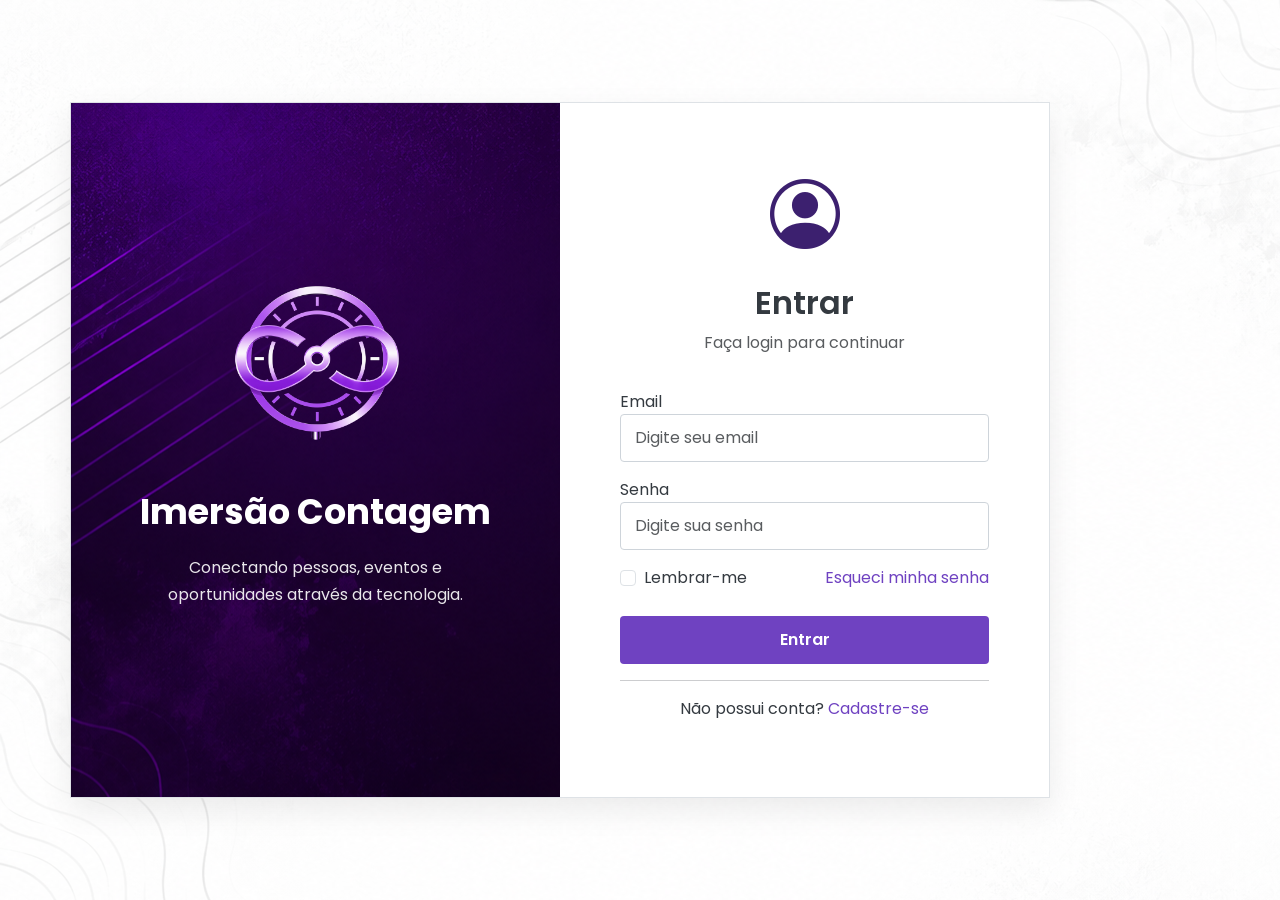
<file: login.html>
<!DOCTYPE html>
<html lang="pt-BR">

<head>
    <meta charset="UTF-8">
    <meta name="viewport" content="width=device-width, initial-scale=1">

    <title>Login | Imersão Contagem</title>

    <!-- Bootstrap -->
    <link href="https://cdn.jsdelivr.net/npm/bootstrap@5.0.2/dist/css/bootstrap.min.css" rel="stylesheet">

    <!-- Bootstrap Icons -->
    <link rel="stylesheet" href="https://cdn.jsdelivr.net/npm/bootstrap-icons@1.11.3/font/bootstrap-icons.css">

    <!-- Google Fonts -->
    <link href="https://fonts.googleapis.com/css2?family=Poppins:wght@300;400;500;600;700&display=swap"
        rel="stylesheet">

    <style>
         .logo {
    width: 200px;
}
        /* ===========================
GERAL
=========================== */

        * {
            margin: 0;
            padding: 0;
            box-sizing: border-box;
            font-family: 'Poppins', sans-serif;
        }

        body {

            background-image: url("./img/fundo2.png");
            min-height: 100vh;

            display: flex;
            justify-content: center;
            align-items: center;

            color: #343a40;

        }

        /* ===========================
CARD
=========================== */

        .login-box {

            width: 100%;
            max-width: 980px;

            background: #fff;

            border: 1px solid #dee2e6;

            box-shadow: 0 12px 30px rgba(0, 0, 0, .08);

            overflow: hidden;

        }

        /* ===========================
LADO ESQUERDO
=========================== */

        .lado-esquerdo {

            background-image: url("./img/fundo.png");
            color: white;

            display: flex;
            flex-direction: column;
            justify-content: center;
            align-items: center;

            text-align: center;

            padding: 60px;

        }

        .lado-esquerdo i {

            font-size: 70px;
            margin-bottom: 25px;

        }

        .lado-esquerdo h1 {

            font-size: 2.2rem;
            font-weight: 700;

            margin-bottom: 20px;

        }

        .lado-esquerdo p {

            max-width: 320px;

            line-height: 1.7;

            opacity: .9;

        }

        /* ===========================
FORMULÁRIO
=========================== */

        .lado-direito {

            padding: 60px;

        }

        .user-icon {

            font-size: 70px;
            color: #3c206f

        }

        h2 {

            font-weight: 600;

            margin-top: 15px;

        }

        .text-muted {

            margin-bottom: 35px;

        }

        /* ===========================
INPUTS
=========================== */

        .form-label {

            font-weight: 500;

            margin-bottom: 8px;

        }

        .form-control {

            height: 48px;

            border-radius: 4px;

            border: 1px solid #ced4da;

            padding: 10px 14px;

            transition: .25s;

        }

        .form-control:focus {

            border-color: #6f42c1;

            box-shadow: 0 0 0 .18rem rgba(111, 66, 193, .15);

        }

        .input-group .btn {

            border-radius: 0;

        }

        /* ===========================
BOTÃO
=========================== */

        .btn-login {

            background: #6f42c1;

            color: white;

            height: 48px;

            border: none;

            border-radius: 4px;

            font-weight: 600;

            transition: .3s;

        }

        .btn-login:hover {

            background: #59359c;

            color: white;

        }

        /* ===========================
LINKS
=========================== */

        a {

            color: #6f42c1;
            text-decoration: none;

        }

        a:hover {

            text-decoration: underline;

        }

        /* ===========================
RESPONSIVO
=========================== */

        @media(max-width:768px) {

            .lado-esquerdo {

                display: none;

            }

            .lado-direito {

                padding: 35px;

            }

            .login-box {

                margin: 20px;

            }

        }
    </style>

</head>

<body>

    <div class="container">

        <div class="row login-box">

            <div class="col-md-6 lado-esquerdo">

                <img src="./img/logo.png" alt="Logo" class="logo mb-5">

                <h1>Imersão Contagem</h1>

                <p>
                    Conectando pessoas, eventos e oportunidades através da tecnologia.
                </p>

            </div>

            <div class="col-md-6 lado-direito">

                <div class="text-center mb-4">

                    <i class="bi bi-person-circle user-icon"></i>

                    <h2 class="mt-3">Entrar</h2>

                    <p class="text-muted">
                        Faça login para continuar
                    </p>

                </div>

                <form action="inicio.html">

                    <div class="mb-3">

                        <label>Email</label>

                        <input type="email" class="form-control" placeholder="Digite seu email">

                    </div>

                    <div class="mb-3">

                        <label>Senha</label>

                        <input type="password" id="senha" class="form-control" placeholder="Digite sua senha">

                    </div>

                    <div class="d-flex justify-content-between mb-4">

                        <div class="form-check">

                            <input class="form-check-input" type="checkbox">

                            <label class="form-check-label">

                                Lembrar-me

                            </label>

                        </div>

                        <a href="#">

                            Esqueci minha senha

                        </a>

                    </div>


                    <button type="submit" class="btn btn-login w-100">
                        Entrar
                    </button>
                
                </form>

                <hr>

                <p class="text-center">

                    Não possui conta?

                    <a href="#">

                        Cadastre-se

                    </a>

                </p>

            </div>

        </div>

    </div>

</body>

</html>
</file>
